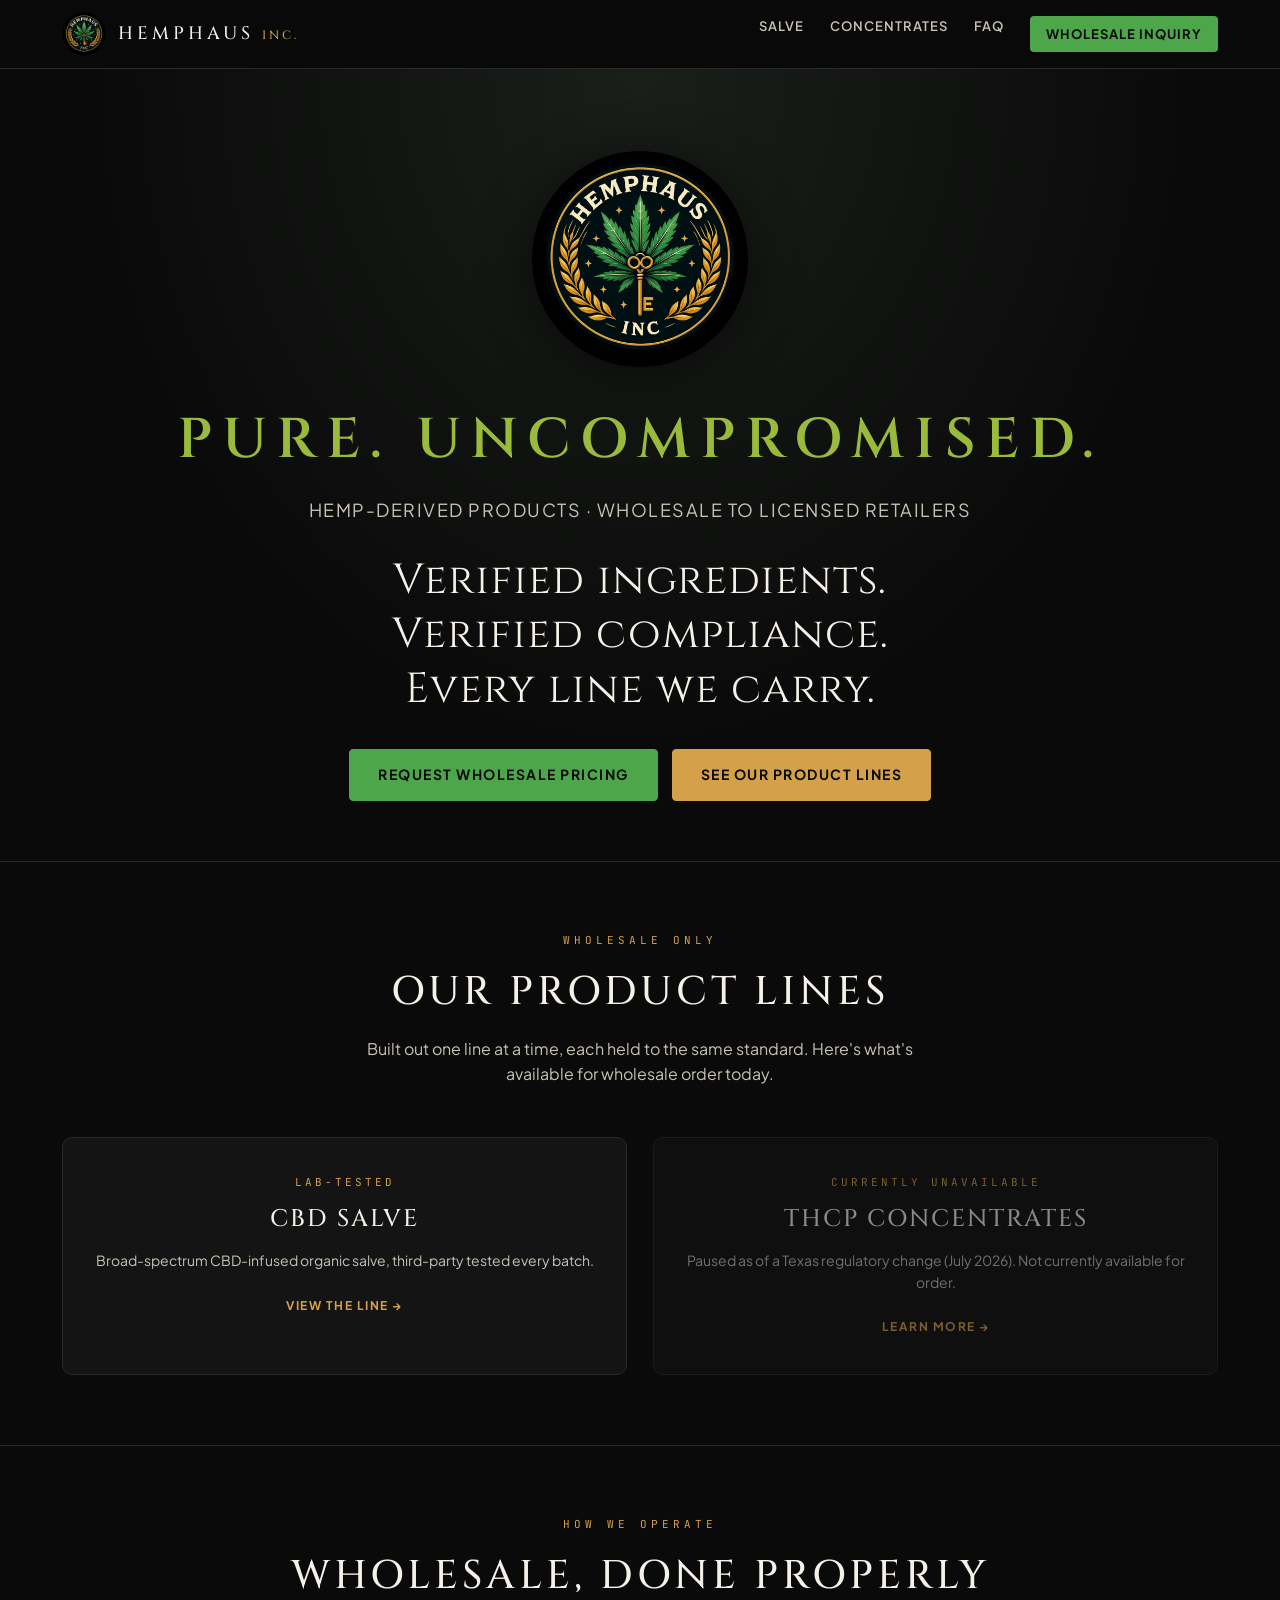
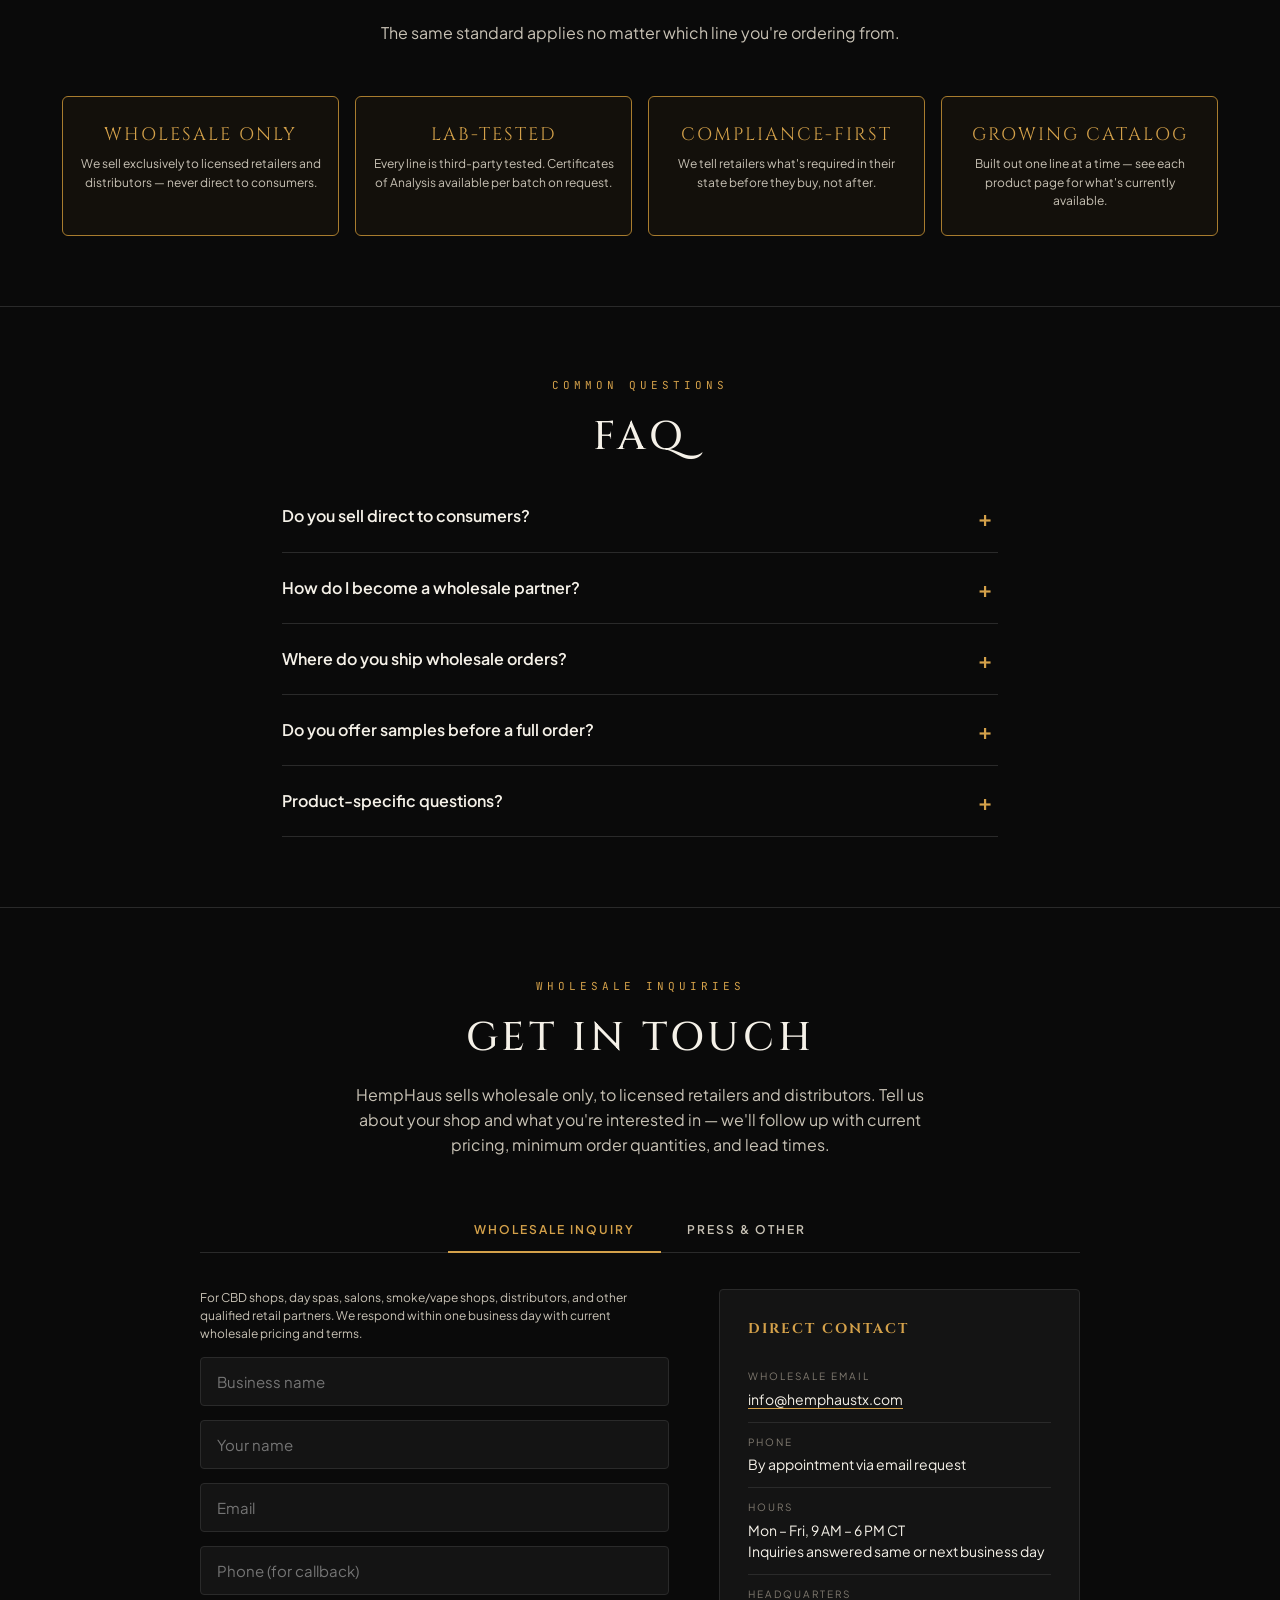
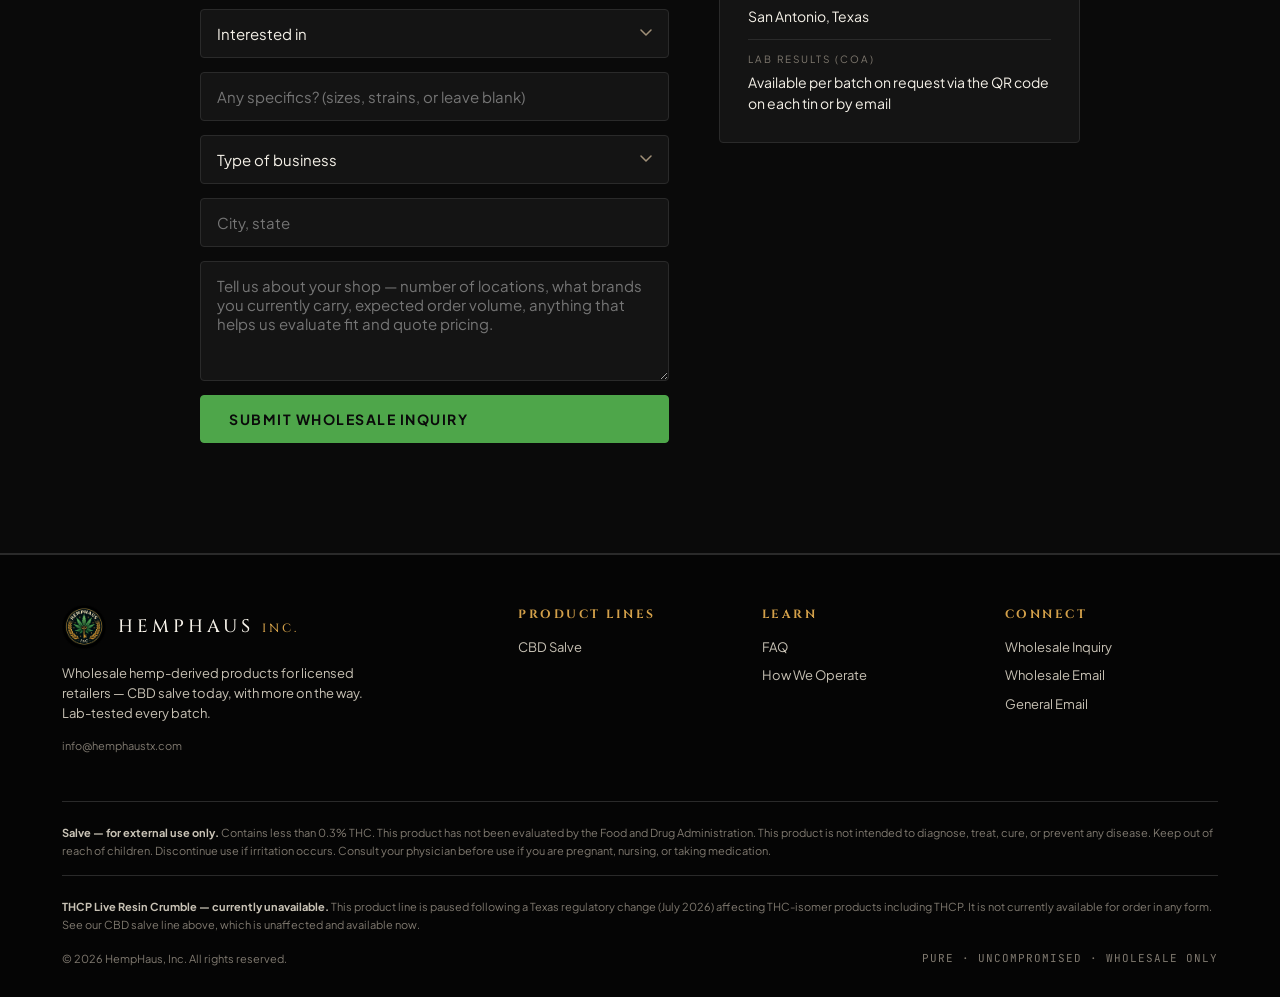
<file: index.html>
<!DOCTYPE html>
<html lang="en">
<head>
  <meta charset="UTF-8">
  <meta name="viewport" content="width=device-width, initial-scale=1, viewport-fit=cover">
  <meta name="theme-color" content="#0a0a0a">
  <title>HempHaus Inc. — Pure. Uncompromised. Wholesale Hemp-Derived Products.</title>
  <meta name="description" content="HempHaus Inc. supplies licensed retailers with hemp-derived products — broad-spectrum CBD salve, with more on the way. Organic ingredients, lab-tested every batch. Wholesale only.">
  <meta property="og:title" content="HempHaus Inc. — Pure. Uncompromised.">
  <meta property="og:description" content="Wholesale hemp-derived products for licensed retailers. CBD salve, lab-tested every batch.">
  <meta property="og:image" content="https://hemphaustx.com/images/og-logo.png">
  <meta property="og:image:width" content="1200">
  <meta property="og:image:height" content="630">
  <meta property="og:url" content="https://hemphaustx.com/">
  <meta name="twitter:card" content="summary_large_image">
  <meta name="twitter:image" content="https://hemphaustx.com/images/og-logo.png">
  <link rel="manifest" href="/manifest.json">
  <link rel="apple-touch-icon" href="/images/icon-180.png">
  <link rel="icon" type="image/png" sizes="192x192" href="/images/icon-192.png">
  <link rel="icon" type="image/png" sizes="512x512" href="/images/icon-512.png">
  <link rel="preconnect" href="https://fonts.googleapis.com">
  <link rel="preconnect" href="https://fonts.gstatic.com" crossorigin>
  <link href="https://fonts.googleapis.com/css2?family=Cinzel:wght@400;500;600;700&family=Plus+Jakarta+Sans:wght@400;500;600;700&family=JetBrains+Mono:wght@400;500&display=swap" rel="stylesheet">
  <link rel="stylesheet" href="/styles.css">
</head>
<body>

<!-- =========== Topbar =========== -->
<header class="topbar">
  <div class="wrap inner">
    <a href="/" class="brand">
      <img src="/images/logo.png" class="brand-mark" alt="HempHaus" width="44" height="44">
      <span class="brand-text">HEMPHAUS<span class="inc">INC.</span></span>
    </a>
    <nav>
      <a href="/salve/">Salve</a>
      <a href="/concentrates/">Concentrates</a>
      <a href="#faq">FAQ</a>
      <a href="#contact" class="nav-cta">Wholesale Inquiry</a>
    </nav>
  </div>
</header>

<!-- =========== Hero =========== -->
<a id="top"></a>
<section class="hero">
  <div class="wrap">
    <img src="/images/logo.png" class="hero-mark" alt="HempHaus Inc." width="220" height="220">
    <p class="arch">Pure. Uncompromised.</p>
    <p class="sub">Hemp-Derived Products · Wholesale to Licensed Retailers</p>
    <h1 class="lede">Verified ingredients.<br>Verified compliance.<br>Every line we carry.</h1>
    <div class="cta-row">
      <a href="#contact" class="btn primary">Request Wholesale Pricing</a>
      <a href="#lines" class="btn gold">See Our Product Lines</a>
    </div>
  </div>
</section>

<!-- =========== Product Line Router =========== -->
<a id="lines"></a>
<section id="line-router">
  <div class="wrap">
    <p class="section-label">Wholesale Only</p>
    <h2 class="section-title">Our Product Lines</h2>
    <p class="section-subtitle">Built out one line at a time, each held to the same standard. Here's what's available for wholesale order today.</p>

    <div class="router-grid">
      <a href="/salve/" class="router-card">
        <p class="rc-eyebrow">Lab-Tested</p>
        <h3>CBD Salve</h3>
        <p>Broad-spectrum CBD-infused organic salve, third-party tested every batch.</p>
        <span class="rc-cta">View the line →</span>
      </a>
      <a href="/concentrates/" class="router-card" style="opacity:0.55;">
        <p class="rc-eyebrow">Currently Unavailable</p>
        <h3>THCP Concentrates</h3>
        <p>Paused as of a Texas regulatory change (July 2026). Not currently available for order.</p>
        <span class="rc-cta">Learn more →</span>
      </a>
    </div>
  </div>
</section>

<!-- =========== Company-wide trust =========== -->
<section id="trust">
  <div class="wrap">
    <p class="section-label">How We Operate</p>
    <h2 class="section-title">Wholesale, Done Properly</h2>
    <p class="section-subtitle">The same standard applies no matter which line you're ordering from.</p>

    <div class="trust-row">
      <div class="trust">
        <div class="h">Wholesale Only</div>
        <div class="s">We sell exclusively to licensed retailers and distributors — never direct to consumers.</div>
      </div>
      <div class="trust">
        <div class="h">Lab-Tested</div>
        <div class="s">Every line is third-party tested. Certificates of Analysis available per batch on request.</div>
      </div>
      <div class="trust">
        <div class="h">Compliance-First</div>
        <div class="s">We tell retailers what's required in their state before they buy, not after.</div>
      </div>
      <div class="trust">
        <div class="h">Growing Catalog</div>
        <div class="s">Built out one line at a time — see each product page for what's currently available.</div>
      </div>
    </div>
  </div>
</section>

<!-- =========== FAQ (general) =========== -->
<section id="faq">
  <div class="wrap narrow faq">
    <p class="section-label">Common Questions</p>
    <h2 class="section-title">FAQ</h2>

    <details>
      <summary>Do you sell direct to consumers?</summary>
      <div class="answer">No — HempHaus is a wholesale supplier. We sell to licensed retailers, distributors, and qualified business buyers only. If you're an individual looking to buy, ask your local retailer to carry HempHaus, or contact us and we can point you to a stockist near you.</div>
    </details>

    <details>
      <summary>How do I become a wholesale partner?</summary>
      <div class="answer">Fill out the wholesale form below with your business info and what you're interested in carrying. We typically respond within one business day with current pricing, minimum order quantities, and lead times.</div>
    </details>

    <details>
      <summary>Where do you ship wholesale orders?</summary>
      <div class="answer">Nationwide, to retailers and distributors in all 50 states, subject to each state's rules on hemp-derived cannabinoid products — tell us your state and we'll confirm what we can ship there.</div>
    </details>

    <details>
      <summary>Do you offer samples before a full order?</summary>
      <div class="answer">Yes — free to qualified buyers. Mention it in your wholesale inquiry below and we'll get samples out to you.</div>
    </details>

    <details>
      <summary>Product-specific questions?</summary>
      <div class="answer">Ingredient lists, usage details, and compliance notes live on the product's own page — see <a href="/salve/" style="color:var(--gold);">CBD Salve</a>.</div>
    </details>
  </div>
</section>

<!-- =========== Contact / Wholesale =========== -->
<section id="contact">
  <div class="wrap">
    <p class="section-label">Wholesale Inquiries</p>
    <h2 class="section-title">Get In Touch</h2>
    <p class="section-subtitle">HempHaus sells wholesale only, to licensed retailers and distributors. Tell us about your shop and what you're interested in — we'll follow up with current pricing, minimum order quantities, and lead times.</p>

    <div class="contact-wrap">
      <div class="contact-tabs">
        <button type="button" class="contact-tab active" data-pane="wholesale" onclick="switchContactTab('wholesale')">Wholesale Inquiry</button>
        <button type="button" class="contact-tab" data-pane="press" onclick="switchContactTab('press')">Press &amp; Other</button>
      </div>

      <div class="contact-grid">
        <div>
          <!-- WHOLESALE PANE -->
          <div class="form-pane active" id="pane-wholesale">
            <p class="form-help">For CBD shops, day spas, salons, smoke/vape shops, distributors, and other qualified retail partners. We respond within one business day with current wholesale pricing and terms.</p>
            <form class="contact-form" onsubmit="return handleFormSubmit(event, this, 'wholesale')">
              <input type="text" name="_hp" class="hp-field" tabindex="-1" autocomplete="off" aria-hidden="true">
              <input type="text" name="business_name" placeholder="Business name" required>
              <input type="text" name="contact_name" placeholder="Your name" required>
              <input type="email" name="email" placeholder="Email" required>
              <input type="tel" name="phone" placeholder="Phone (for callback)" required>
              <select name="product_line" id="wholesale-product-line" required>
                <option value="">Interested in</option>
                <option>CBD Salve</option>
                <option>Not sure yet — send me the full catalog</option>
              </select>
              <input type="text" name="product_interest" id="wholesale-product-interest" placeholder="Any specifics? (sizes, strains, or leave blank)">
              <select name="business_type" required>
                <option value="">Type of business</option>
                <option>CBD specialty retail</option>
                <option>Smoke / vape shop</option>
                <option>Day spa</option>
                <option>Med spa</option>
                <option>Massage therapy practice</option>
                <option>Yoga / Pilates / fitness studio</option>
                <option>Salon / barbershop</option>
                <option>Tattoo studio</option>
                <option>Chiropractic / sports medicine</option>
                <option>Apothecary / boutique</option>
                <option>Natural grocery / co-op</option>
                <option>Distributor / B2B</option>
                <option>Other</option>
              </select>
              <input type="text" name="city_state" placeholder="City, state" required>
              <textarea name="message" placeholder="Tell us about your shop — number of locations, what brands you currently carry, expected order volume, anything that helps us evaluate fit and quote pricing." required></textarea>
              <button type="submit" class="btn primary">Submit Wholesale Inquiry</button>
              <p class="form-status" id="status-wholesale"></p>
            </form>
          </div>

          <!-- PRESS / OTHER PANE -->
          <div class="form-pane" id="pane-press">
            <p class="form-help">For press, collaborations, partnerships, lab inquiries, supplier outreach, and anything that doesn't fit the other two paths.</p>
            <form class="contact-form" onsubmit="return handleFormSubmit(event, this, 'press')">
              <input type="text" name="_hp" class="hp-field" tabindex="-1" autocomplete="off" aria-hidden="true">
              <input type="text" name="name" placeholder="Your name" required>
              <input type="text" name="organization" placeholder="Organization / publication">
              <input type="email" name="email" placeholder="Email" required>
              <textarea name="message" placeholder="What's the nature of your inquiry?" required></textarea>
              <button type="submit" class="btn primary">Send</button>
              <p class="form-status" id="status-press"></p>
            </form>
          </div>
        </div>

        <!-- CONTACT INFO SIDEBAR -->
        <aside class="contact-info">
          <h3>Direct contact</h3>
          <div class="info-row">
            <div class="info-label">Wholesale email</div>
            <div class="info-value">
              <a href="mailto:info@hemphaustx.com?subject=Wholesale%20inquiry">info@hemphaustx.com</a>
            </div>
          </div>
          <div class="info-row">
            <div class="info-label">Phone</div>
            <div class="info-value">
              By appointment via email request
            </div>
          </div>
          <div class="info-row">
            <div class="info-label">Hours</div>
            <div class="info-value">
              Mon – Fri, 9 AM – 6 PM CT<br>
              Inquiries answered same or next business day
            </div>
          </div>
          <div class="info-row">
            <div class="info-label">Headquarters</div>
            <div class="info-value">
              San Antonio, Texas
            </div>
          </div>
          <div class="info-row">
            <div class="info-label">Lab Results (COA)</div>
            <div class="info-value">
              Available per batch on request via the QR code on each tin or by email
            </div>
          </div>
        </aside>
      </div>
    </div>
  </div>
</section>

<!-- =========== Footer =========== -->
<footer>
  <div class="wrap">
    <div class="row">
      <div>
        <a href="/" class="brand" style="margin-bottom: 14px;">
          <img src="/images/logo.png" class="brand-mark" alt="HempHaus" width="44" height="44">
          <span class="brand-text">HEMPHAUS<span class="inc">INC.</span></span>
        </a>
        <p style="font-size: 13px; color: var(--cream-dim); margin: 0 0 14px; max-width: 320px;">Wholesale hemp-derived products for licensed retailers — CBD salve today, with more on the way. Lab-tested every batch.</p>
        <p style="font-size: 11px; color: var(--muted);">info@hemphaustx.com</p>
      </div>
      <div>
        <h4>Product Lines</h4>
        <ul>
          <li><a href="/salve/">CBD Salve</a></li>
        </ul>
      </div>
      <div>
        <h4>Learn</h4>
        <ul>
          <li><a href="#faq">FAQ</a></li>
          <li><a href="#trust">How We Operate</a></li>
        </ul>
      </div>
      <div>
        <h4>Connect</h4>
        <ul>
          <li><a href="#contact">Wholesale Inquiry</a></li>
          <li><a href="mailto:info@hemphaustx.com?subject=Wholesale%20inquiry">Wholesale Email</a></li>
          <li><a href="mailto:info@hemphaustx.com">General Email</a></li>
        </ul>
      </div>
    </div>

    <div class="disclaimer">
      <strong style="color: var(--cream-dim);">Salve — for external use only.</strong> Contains less than 0.3% THC. This product has not been evaluated by the Food and Drug Administration. This product is not intended to diagnose, treat, cure, or prevent any disease. Keep out of reach of children. Discontinue use if irritation occurs. Consult your physician before use if you are pregnant, nursing, or taking medication.
    </div>

    <div class="disclaimer">
      <strong style="color: var(--cream-dim);">THCP Live Resin Crumble — currently unavailable.</strong> This product line is paused following a Texas regulatory change (July 2026) affecting THC-isomer products including THCP. It is not currently available for order in any form. See our CBD salve line above, which is unaffected and available now.
    </div>

    <div class="bottom">
      <div>© 2026 HempHaus, Inc. All rights reserved.</div>
      <div class="mono">PURE · UNCOMPROMISED · WHOLESALE ONLY</div>
    </div>
  </div>
</footer>

<script>
  function presetWholesaleInterest(line, detail) {
    switchContactTab('wholesale');
    const tabBtn = document.querySelector('.contact-tab[data-pane="wholesale"]');
    if (tabBtn) tabBtn.classList.add('active');
    const productLine = document.getElementById('wholesale-product-line');
    const detailField = document.getElementById('wholesale-product-interest');
    if (productLine && line) productLine.value = line;
    if (detailField && detail) detailField.value = detail;
  }

  // Pick up ?product=&detail= from cross-page CTA links (e.g. /salve/, /concentrates/)
  // and preset the wholesale form automatically on load.
  (function presetFromQueryString() {
    const params = new URLSearchParams(window.location.search);
    const product = params.get('product');
    const detail = params.get('detail');
    if (product) {
      presetWholesaleInterest(product, detail || '');
    }
  })();

  function switchContactTab(pane) {
    document.querySelectorAll('.contact-tab').forEach(t => {
      t.classList.toggle('active', t.dataset.pane === pane);
    });
    document.querySelectorAll('.form-pane').forEach(p => {
      p.classList.toggle('active', p.id === 'pane-' + pane);
    });
  }

  function handleFormSubmit(event, form, paneName) {
    event.preventDefault();
    const status = document.getElementById('status-' + paneName);
    status.textContent = 'Sending...';
    status.style.color = 'var(--cream-dim)';

    const data = new FormData(form);
    const name = data.get('contact_name') || data.get('name') || '';
    const email = data.get('email') || '';
    const business = data.get('business_name') || data.get('organization') || '';
    const extraParts = [];
    ['phone', 'product_line', 'product_interest', 'business_type', 'city_state'].forEach((key) => {
      const v = data.get(key);
      if (v) extraParts.push(key.replace(/_/g, ' ') + ': ' + v);
    });
    const message = (extraParts.length ? extraParts.join('\n') + '\n\n' : '') + (data.get('message') || '');

    fetch('https://hire-signal.techhausinc1.workers.dev/public/contact', {
      method: 'POST',
      headers: { 'Content-Type': 'application/json' },
      body: JSON.stringify({ source: 'hemphaus', formType: paneName, name, email, business, message, _hp: data.get('_hp') || '' })
    })
      .then(response => response.json().then(body => ({ ok: response.ok, body })))
      .then(({ ok, body }) => {
        if (ok && body.ok) {
          status.textContent = 'Thank you. We will get back to you within one business day.';
          status.style.color = 'var(--green-bright)';
          form.reset();
        } else {
          status.textContent = (body && body.error) || 'Something went wrong. Please email info@hemphaustx.com directly.';
          status.style.color = 'var(--gold)';
        }
      })
      .catch(() => {
        status.textContent = 'Connection error. Please email info@hemphaustx.com directly.';
        status.style.color = 'var(--gold)';
      });

    return false;
  }

  // Smooth scroll on in-page anchor click
  document.querySelectorAll('a[href^="#"]').forEach(a => {
    a.addEventListener('click', (e) => {
      const id = a.getAttribute('href').slice(1);
      const el = document.getElementById(id);
      if (el) { e.preventDefault(); el.scrollIntoView({ behavior: 'smooth', block: 'start' }); }
    });
  });
</script>

</body>
</html>
</file>
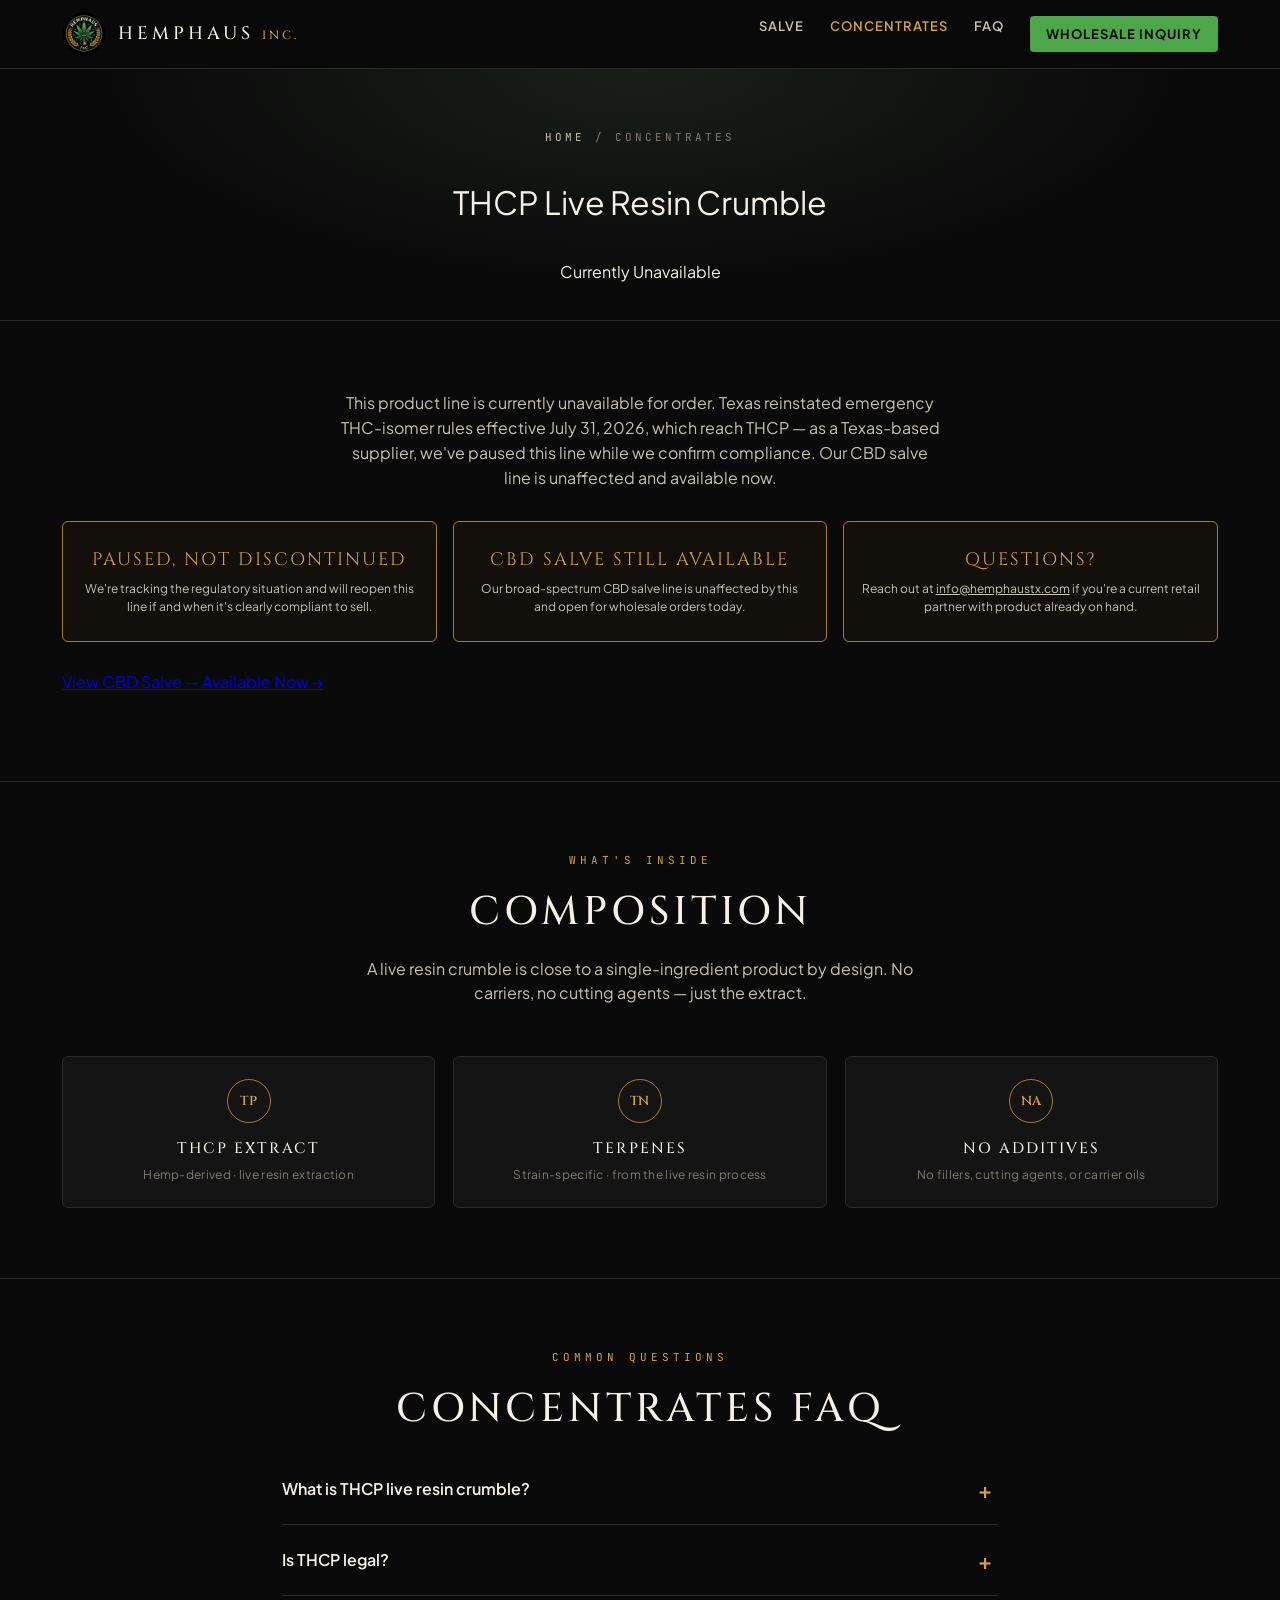
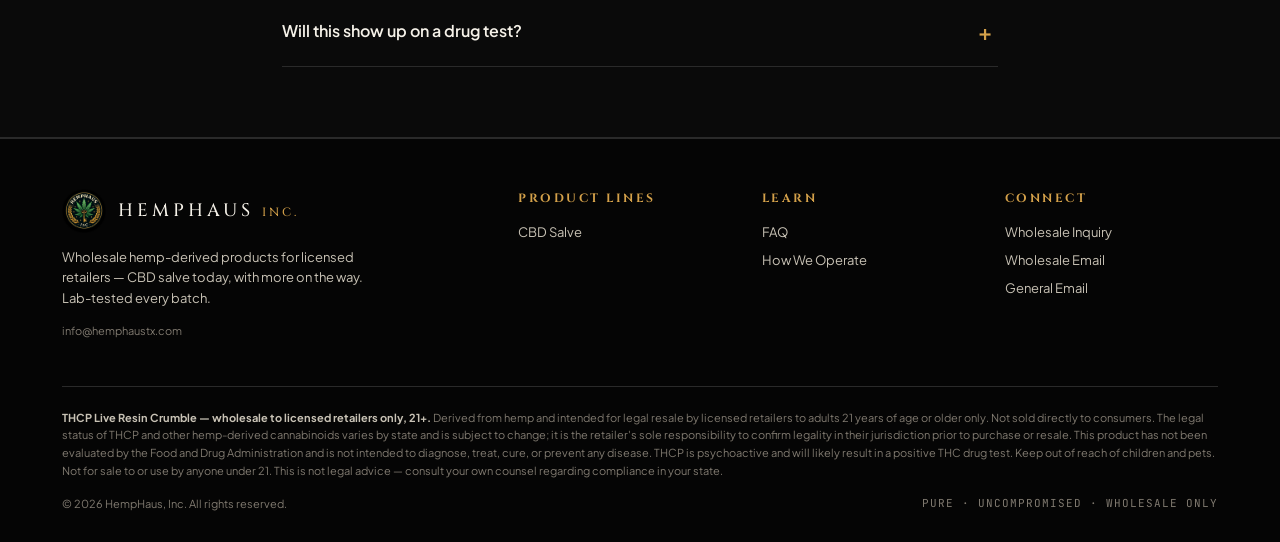
<file: concentrates/index.html>
<!DOCTYPE html>
<html lang="en">
<head>
  <meta charset="UTF-8">
  <meta name="viewport" content="width=device-width, initial-scale=1, viewport-fit=cover">
  <meta name="theme-color" content="#0a0a0a">
  <title>THCP Live Resin Crumble — Currently Unavailable | HempHaus Inc.</title>
  <meta name="description" content="THCP live resin crumble is currently unavailable following a Texas regulatory change (July 2026). See our CBD salve line, available now.">
  <meta property="og:title" content="THCP Live Resin Crumble — Currently Unavailable | HempHaus Inc.">
  <meta property="og:description" content="Currently unavailable following a Texas regulatory change. See our CBD salve line, available now.">
  <meta property="og:image" content="https://hemphaustx.com/images/og-logo.png">
  <meta property="og:image:width" content="1200">
  <meta property="og:image:height" content="630">
  <meta property="og:url" content="https://hemphaustx.com/concentrates/">
  <meta name="twitter:card" content="summary_large_image">
  <meta name="twitter:image" content="https://hemphaustx.com/images/og-logo.png">
  <link rel="manifest" href="/manifest.json">
  <link rel="apple-touch-icon" href="/images/icon-180.png">
  <link rel="icon" type="image/png" sizes="192x192" href="/images/icon-192.png">
  <link rel="icon" type="image/png" sizes="512x512" href="/images/icon-512.png">
  <link rel="preconnect" href="https://fonts.googleapis.com">
  <link rel="preconnect" href="https://fonts.gstatic.com" crossorigin>
  <link href="https://fonts.googleapis.com/css2?family=Cinzel:wght@400;500;600;700&family=Plus+Jakarta+Sans:wght@400;500;600;700&family=JetBrains+Mono:wght@400;500&display=swap" rel="stylesheet">
  <link rel="stylesheet" href="/styles.css">
</head>
<body>

<!-- =========== Topbar =========== -->
<header class="topbar">
  <div class="wrap inner">
    <a href="/" class="brand">
      <img src="/images/logo.png" class="brand-mark" alt="HempHaus" width="44" height="44">
      <span class="brand-text">HEMPHAUS<span class="inc">INC.</span></span>
    </a>
    <nav>
      <a href="/salve/">Salve</a>
      <a href="/concentrates/" class="current">Concentrates</a>
      <a href="/#faq">FAQ</a>
      <a href="/#contact" class="nav-cta">Wholesale Inquiry</a>
    </nav>
  </div>
</header>

<!-- =========== Page header =========== -->
<section class="page-header">
  <div class="wrap">
    <p class="crumb"><a href="/">Home</a> / Concentrates</p>
    <p class="arch" style="font-size: clamp(20px, 4vw, 32px);">THCP Live Resin Crumble</p>
    <p class="sub">Currently Unavailable</p>
  </div>
</section>

<!-- =========== Unavailable notice =========== -->
<section id="compliance">
  <div class="wrap">
    <p class="section-subtitle" style="margin-bottom: 30px;">This product line is currently unavailable for order. Texas reinstated emergency THC-isomer rules effective July 31, 2026, which reach THCP — as a Texas-based supplier, we've paused this line while we confirm compliance. Our CBD salve line is unaffected and available now.</p>

    <div class="trust-row">
      <div class="trust">
        <div class="h">Paused, Not Discontinued</div>
        <div class="s">We're tracking the regulatory situation and will reopen this line if and when it's clearly compliant to sell.</div>
      </div>
      <div class="trust">
        <div class="h">CBD Salve Still Available</div>
        <div class="s">Our broad-spectrum CBD salve line is unaffected by this and open for wholesale orders today.</div>
      </div>
      <div class="trust">
        <div class="h">Questions?</div>
        <div class="s">Reach out at <a href="mailto:info@hemphaustx.com" style="color:inherit;text-decoration:underline;">info@hemphaustx.com</a> if you're a current retail partner with product already on hand.</div>
      </div>
    </div>

    <p style="margin-top:28px;"><a href="/salve/" class="product-cta" style="display:inline-block;">View CBD Salve — Available Now →</a></p>
  </div>
</section>

<!-- =========== Composition =========== -->
<section id="composition">
  <div class="wrap">
    <p class="section-label">What's Inside</p>
    <h2 class="section-title">Composition</h2>
    <p class="section-subtitle">A live resin crumble is close to a single-ingredient product by design. No carriers, no cutting agents — just the extract.</p>

    <div class="ingredients-grid">
      <div class="ingredient">
        <div class="ic">TP</div>
        <div class="nm">THCP Extract</div>
        <div class="desc">Hemp-derived · live resin extraction</div>
      </div>
      <div class="ingredient">
        <div class="ic">TN</div>
        <div class="nm">Terpenes</div>
        <div class="desc">Strain-specific · from the live resin process</div>
      </div>
      <div class="ingredient">
        <div class="ic">NA</div>
        <div class="nm">No Additives</div>
        <div class="desc">No fillers, cutting agents, or carrier oils</div>
      </div>
    </div>
  </div>
</section>

<!-- =========== FAQ =========== -->
<section id="faq">
  <div class="wrap narrow faq">
    <p class="section-label">Common Questions</p>
    <h2 class="section-title">Concentrates FAQ</h2>

    <details>
      <summary>What is THCP live resin crumble?</summary>
      <div class="answer">THCP is a hemp-derived cannabinoid. "Live resin" refers to the extraction method, which preserves more of the plant's original terpene profile than standard extraction. "Crumble" describes the texture/consistency of the final product, not an additive or flavoring.</div>
    </details>

    <details>
      <summary>Is THCP legal?</summary>
      <div class="answer">THCP's legal status varies by state and is changing rapidly — it is not covered by the same clear federal exemption as broad-spectrum CBD. Texas, where HempHaus is based, reinstated emergency rules effective July 31, 2026 that reach THCP, which is why this line is currently paused. This isn't legal advice — check with your own counsel on your state's current rules.</div>
    </details>

    <details>
      <summary>Will this show up on a drug test?</summary>
      <div class="answer">Yes, very likely. THCP is psychoactive and structurally similar to THC. Retailers should make sure their customers understand this before purchase — this is not a product like broad-spectrum CBD that stays under drug-test thresholds.</div>
    </details>
  </div>
</section>

<!-- =========== Footer =========== -->
<footer>
  <div class="wrap">
    <div class="row">
      <div>
        <a href="/" class="brand" style="margin-bottom: 14px;">
          <img src="/images/logo.png" class="brand-mark" alt="HempHaus" width="44" height="44">
          <span class="brand-text">HEMPHAUS<span class="inc">INC.</span></span>
        </a>
        <p style="font-size: 13px; color: var(--cream-dim); margin: 0 0 14px; max-width: 320px;">Wholesale hemp-derived products for licensed retailers — CBD salve today, with more on the way. Lab-tested every batch.</p>
        <p style="font-size: 11px; color: var(--muted);">info@hemphaustx.com</p>
      </div>
      <div>
        <h4>Product Lines</h4>
        <ul>
          <li><a href="/salve/">CBD Salve</a></li>
        </ul>
      </div>
      <div>
        <h4>Learn</h4>
        <ul>
          <li><a href="/#faq">FAQ</a></li>
          <li><a href="/#trust">How We Operate</a></li>
        </ul>
      </div>
      <div>
        <h4>Connect</h4>
        <ul>
          <li><a href="/#contact">Wholesale Inquiry</a></li>
          <li><a href="mailto:info@hemphaustx.com?subject=Wholesale%20inquiry">Wholesale Email</a></li>
          <li><a href="mailto:info@hemphaustx.com">General Email</a></li>
        </ul>
      </div>
    </div>

    <div class="disclaimer">
      <strong style="color: var(--cream-dim);">THCP Live Resin Crumble — wholesale to licensed retailers only, 21+.</strong> Derived from hemp and intended for legal resale by licensed retailers to adults 21 years of age or older only. Not sold directly to consumers. The legal status of THCP and other hemp-derived cannabinoids varies by state and is subject to change; it is the retailer's sole responsibility to confirm legality in their jurisdiction prior to purchase or resale. This product has not been evaluated by the Food and Drug Administration and is not intended to diagnose, treat, cure, or prevent any disease. THCP is psychoactive and will likely result in a positive THC drug test. Keep out of reach of children and pets. Not for sale to or use by anyone under 21. This is not legal advice — consult your own counsel regarding compliance in your state.
    </div>

    <div class="bottom">
      <div>© 2026 HempHaus, Inc. All rights reserved.</div>
      <div class="mono">PURE · UNCOMPROMISED · WHOLESALE ONLY</div>
    </div>
  </div>
</footer>

<script>
  document.querySelectorAll('a[href^="#"]').forEach(a => {
    a.addEventListener('click', (e) => {
      const id = a.getAttribute('href').slice(1);
      const el = document.getElementById(id);
      if (el) { e.preventDefault(); el.scrollIntoView({ behavior: 'smooth', block: 'start' }); }
    });
  });
</script>

</body>
</html>
</file>
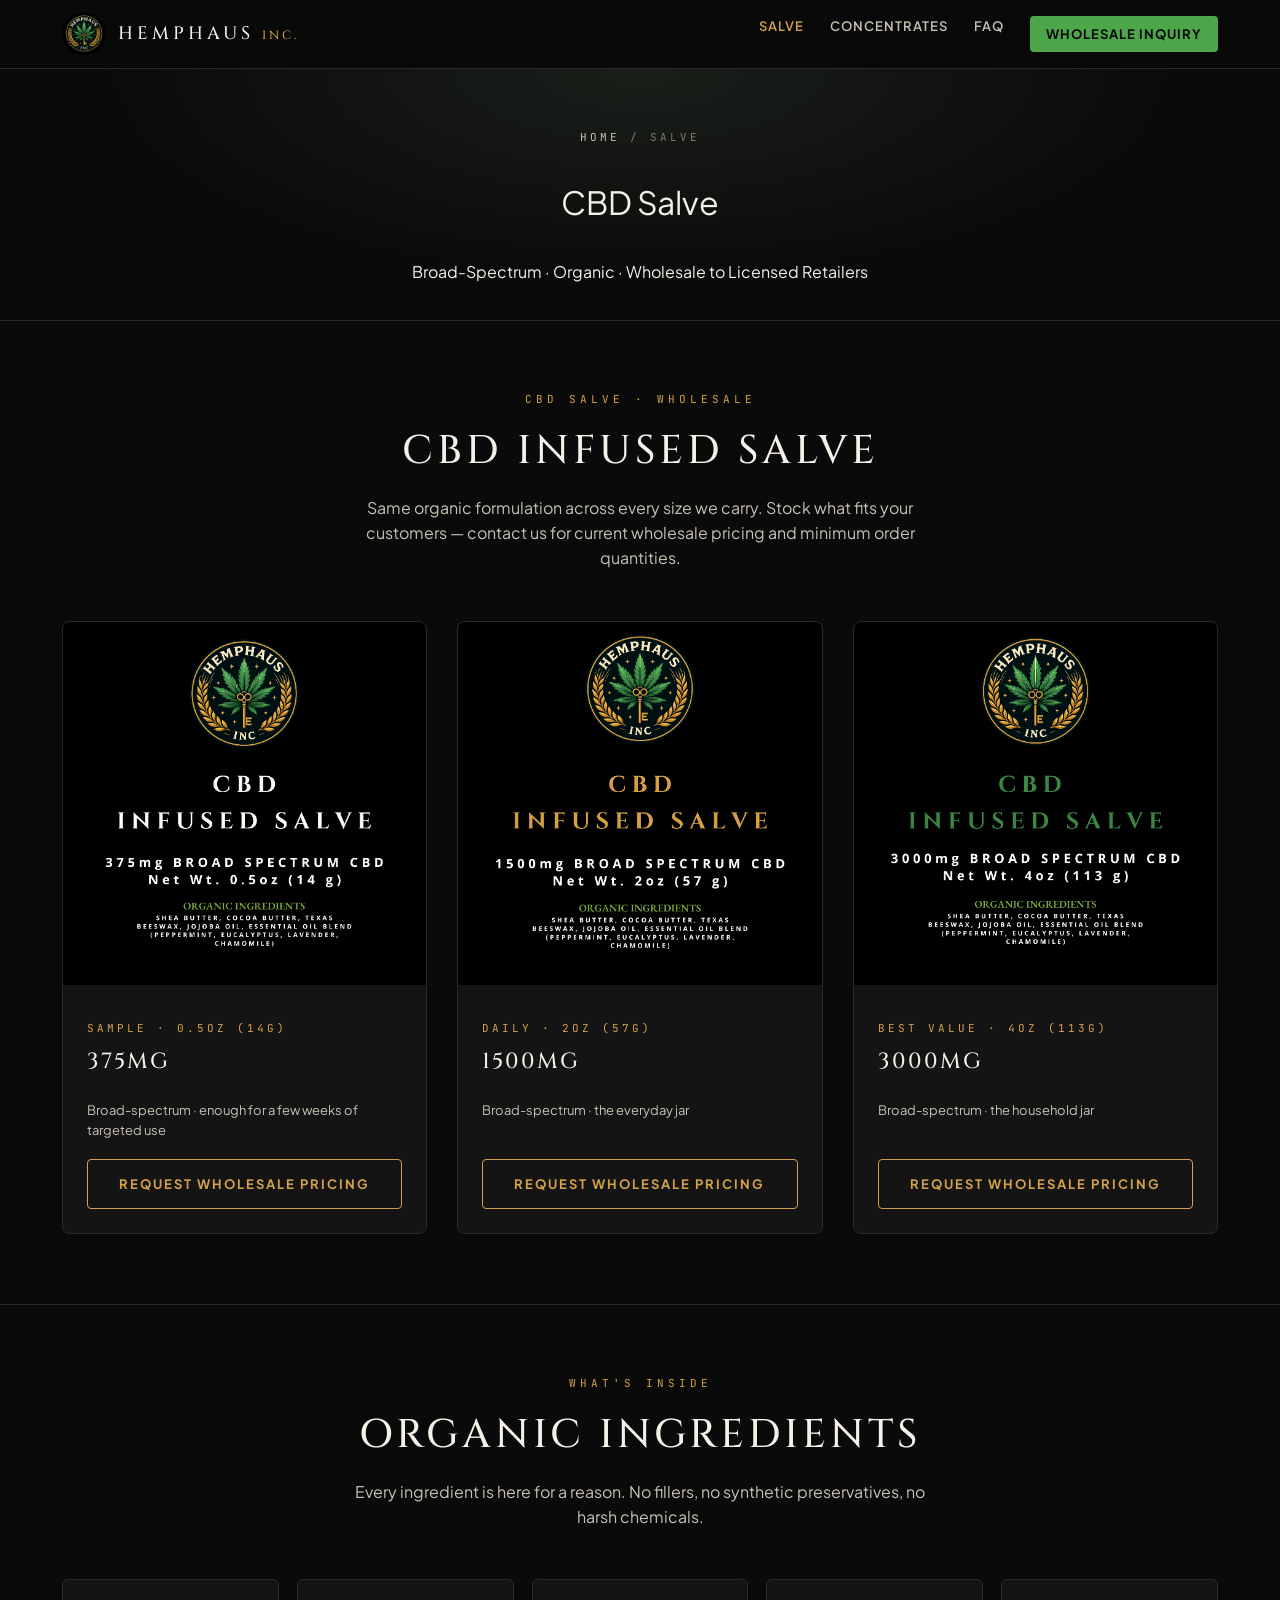
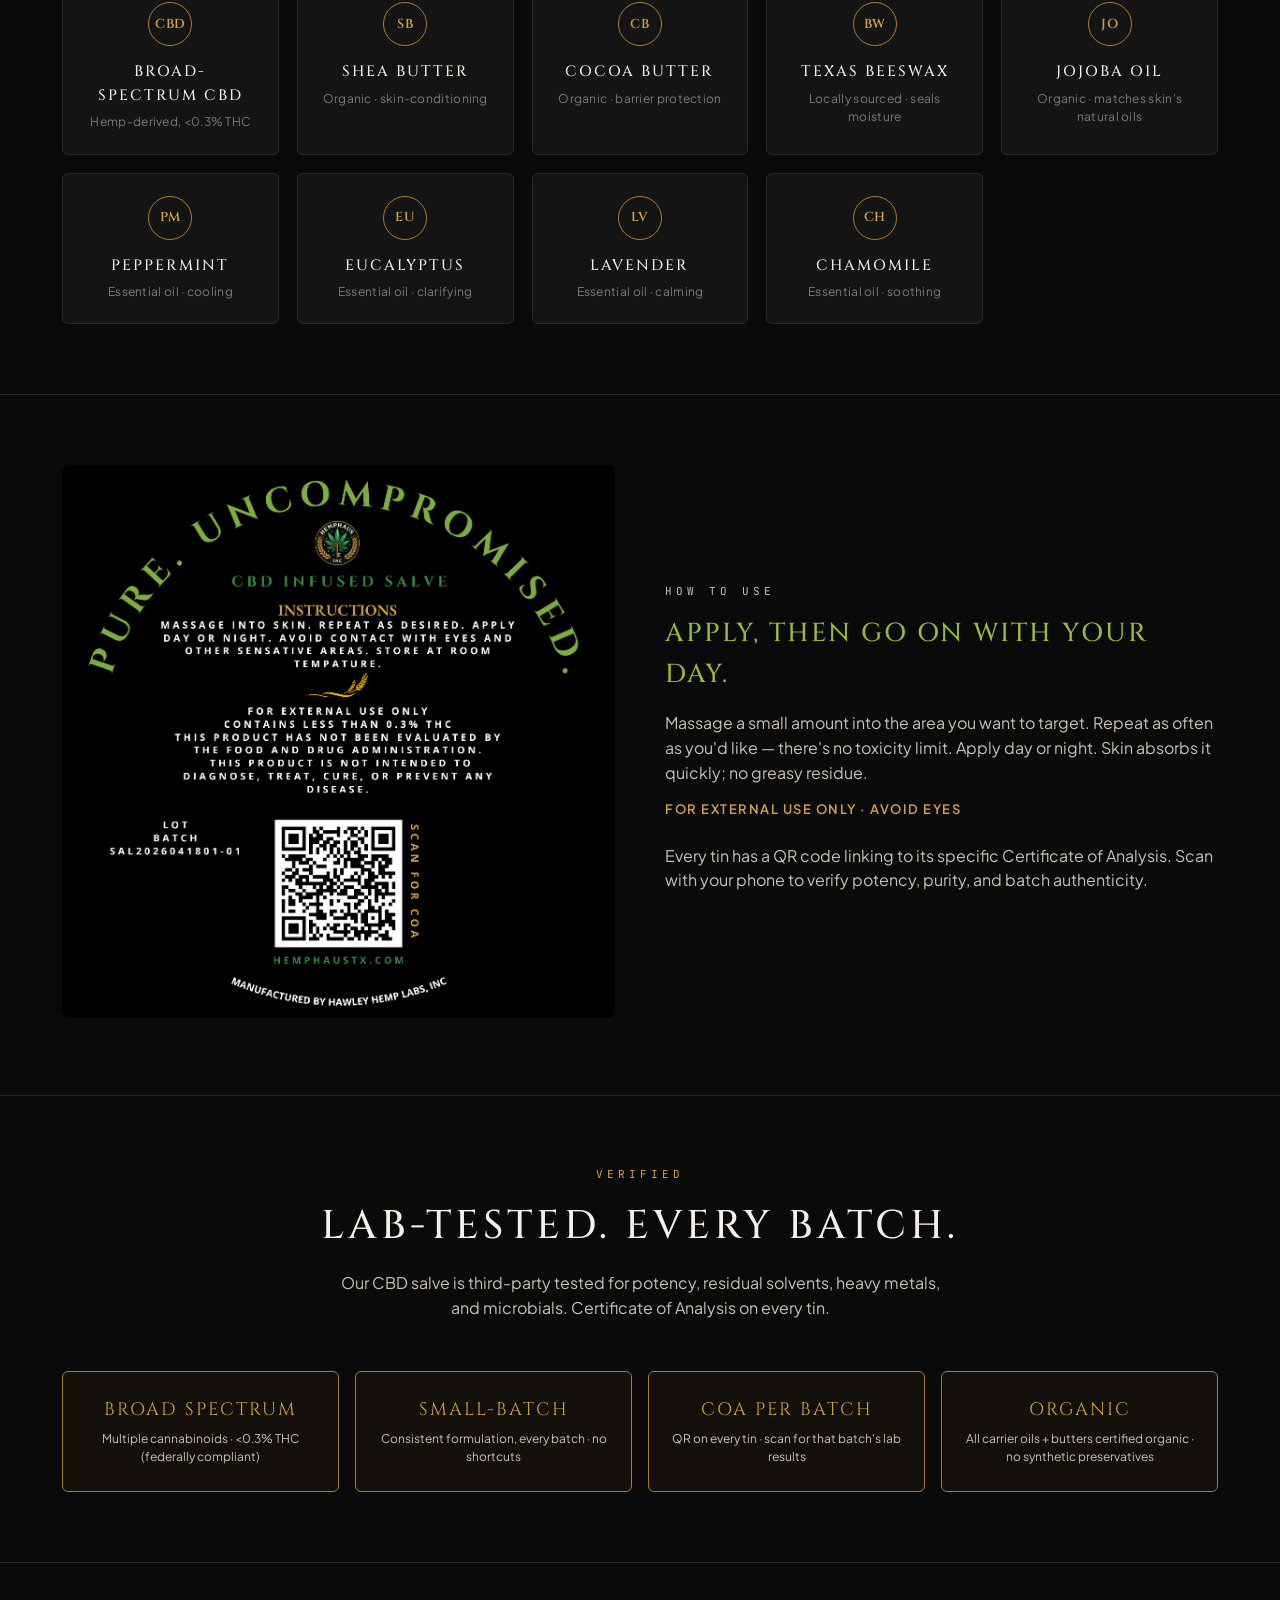
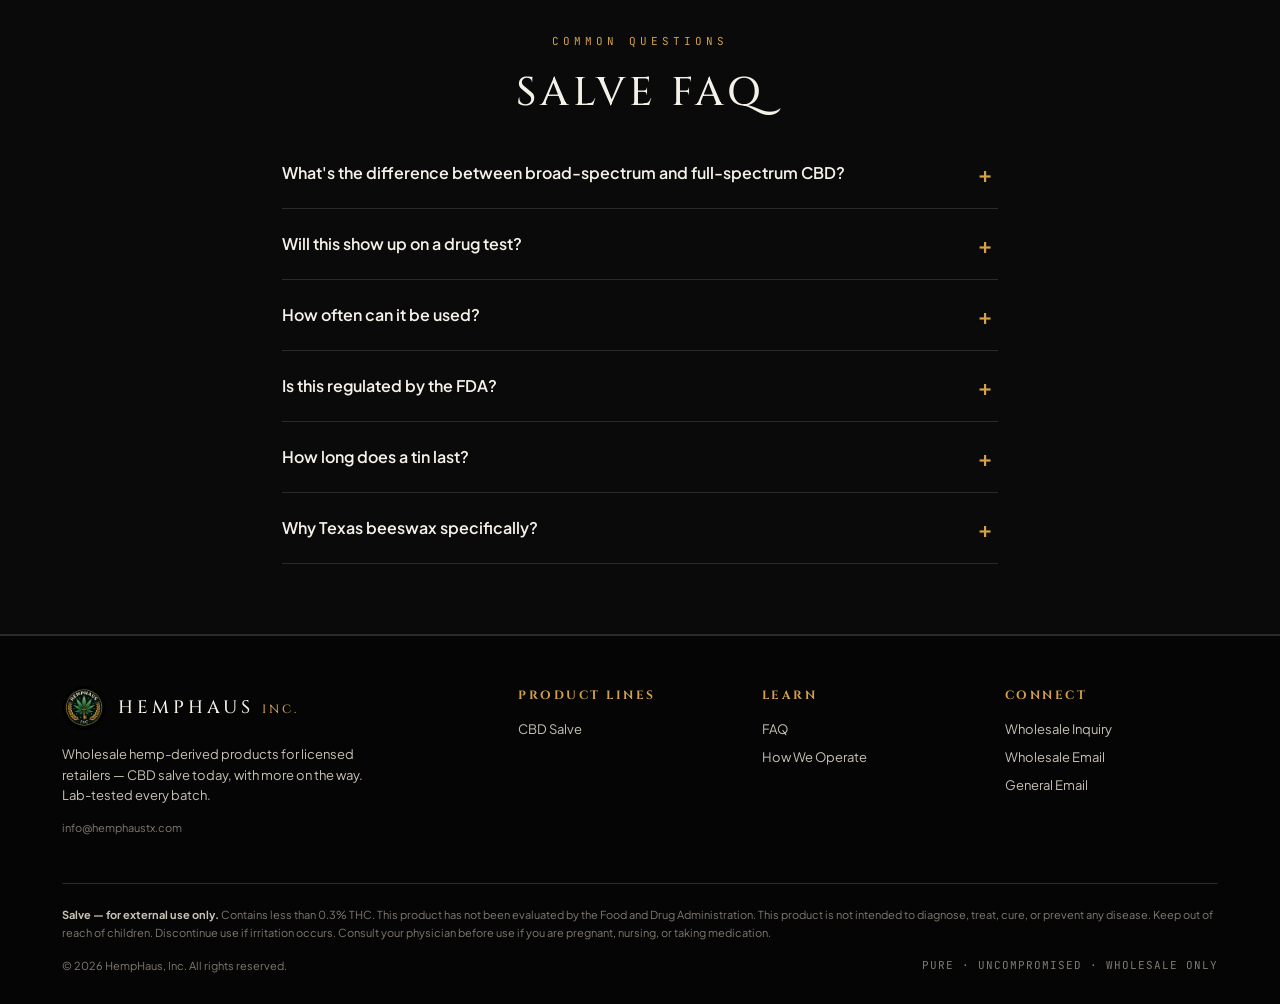
<file: salve/index.html>
<!DOCTYPE html>
<html lang="en">
<head>
  <meta charset="UTF-8">
  <meta name="viewport" content="width=device-width, initial-scale=1, viewport-fit=cover">
  <meta name="theme-color" content="#0a0a0a">
  <title>CBD Salve — Wholesale | HempHaus Inc.</title>
  <meta name="description" content="Broad-spectrum CBD-infused organic salve, wholesale to licensed retailers. Shea butter, cocoa butter, Texas beeswax, jojoba oil, essential oil blend. Third-party lab tested every batch.">
  <meta property="og:title" content="CBD Salve — Wholesale | HempHaus Inc.">
  <meta property="og:description" content="Broad-spectrum CBD-infused organic salve, wholesale to licensed retailers. Lab-tested every batch.">
  <meta property="og:image" content="https://hemphaustx.com/images/og-logo.png">
  <meta property="og:image:width" content="1200">
  <meta property="og:image:height" content="630">
  <meta property="og:url" content="https://hemphaustx.com/salve/">
  <meta name="twitter:card" content="summary_large_image">
  <meta name="twitter:image" content="https://hemphaustx.com/images/og-logo.png">
  <link rel="manifest" href="/manifest.json">
  <link rel="apple-touch-icon" href="/images/icon-180.png">
  <link rel="icon" type="image/png" sizes="192x192" href="/images/icon-192.png">
  <link rel="icon" type="image/png" sizes="512x512" href="/images/icon-512.png">
  <link rel="preconnect" href="https://fonts.googleapis.com">
  <link rel="preconnect" href="https://fonts.gstatic.com" crossorigin>
  <link href="https://fonts.googleapis.com/css2?family=Cinzel:wght@400;500;600;700&family=Plus+Jakarta+Sans:wght@400;500;600;700&family=JetBrains+Mono:wght@400;500&display=swap" rel="stylesheet">
  <link rel="stylesheet" href="/styles.css">
</head>
<body>

<!-- =========== Topbar =========== -->
<header class="topbar">
  <div class="wrap inner">
    <a href="/" class="brand">
      <img src="/images/logo.png" class="brand-mark" alt="HempHaus" width="44" height="44">
      <span class="brand-text">HEMPHAUS<span class="inc">INC.</span></span>
    </a>
    <nav>
      <a href="/salve/" class="current">Salve</a>
      <a href="/concentrates/">Concentrates</a>
      <a href="/#faq">FAQ</a>
      <a href="/#contact" class="nav-cta">Wholesale Inquiry</a>
    </nav>
  </div>
</header>

<!-- =========== Page header =========== -->
<section class="page-header">
  <div class="wrap">
    <p class="crumb"><a href="/">Home</a> / Salve</p>
    <p class="arch" style="font-size: clamp(20px, 4vw, 32px);">CBD Salve</p>
    <p class="sub">Broad-Spectrum · Organic · Wholesale to Licensed Retailers</p>
  </div>
</section>

<!-- =========== Products =========== -->
<section id="products">
  <div class="wrap">
    <p class="section-label">CBD Salve · Wholesale</p>
    <h2 class="section-title">CBD Infused Salve</h2>
    <p class="section-subtitle">Same organic formulation across every size we carry. Stock what fits your customers — contact us for current wholesale pricing and minimum order quantities.</p>

    <div class="products">

      <div class="product">
        <div class="photo">
          <img src="/images/label-375mg-front.png" alt="HempHaus 375mg CBD Infused Salve">
        </div>
        <div class="info">
          <p class="strength">Sample · 0.5oz (14g)</p>
          <h3>375mg</h3>
          <p class="size">Broad-spectrum · enough for a few weeks of targeted use</p>
          <a href="/?product=CBD+Salve&detail=375mg#contact" class="product-cta">Request Wholesale Pricing</a>
        </div>
      </div>

      <div class="product">
        <div class="photo">
          <img src="/images/label-1500mg-front.png" alt="HempHaus 1500mg CBD Infused Salve">
        </div>
        <div class="info">
          <p class="strength">Daily · 2oz (57g)</p>
          <h3>1500mg</h3>
          <p class="size">Broad-spectrum · the everyday jar</p>
          <a href="/?product=CBD+Salve&detail=1500mg#contact" class="product-cta">Request Wholesale Pricing</a>
        </div>
      </div>

      <div class="product">
        <div class="photo">
          <img src="/images/label-3000mg-front.png" alt="HempHaus 3000mg CBD Infused Salve">
        </div>
        <div class="info">
          <p class="strength">Best Value · 4oz (113g)</p>
          <h3>3000mg</h3>
          <p class="size">Broad-spectrum · the household jar</p>
          <a href="/?product=CBD+Salve&detail=3000mg#contact" class="product-cta">Request Wholesale Pricing</a>
        </div>
      </div>

    </div>
  </div>
</section>

<!-- =========== Ingredients =========== -->
<section id="ingredients">
  <div class="wrap">
    <p class="section-label">What's Inside</p>
    <h2 class="section-title">Organic Ingredients</h2>
    <p class="section-subtitle">Every ingredient is here for a reason. No fillers, no synthetic preservatives, no harsh chemicals.</p>

    <div class="ingredients-grid">
      <div class="ingredient">
        <div class="ic">CBD</div>
        <div class="nm">Broad-Spectrum CBD</div>
        <div class="desc">Hemp-derived, &lt;0.3% THC</div>
      </div>
      <div class="ingredient">
        <div class="ic">SB</div>
        <div class="nm">Shea Butter</div>
        <div class="desc">Organic · skin-conditioning</div>
      </div>
      <div class="ingredient">
        <div class="ic">CB</div>
        <div class="nm">Cocoa Butter</div>
        <div class="desc">Organic · barrier protection</div>
      </div>
      <div class="ingredient">
        <div class="ic">BW</div>
        <div class="nm">Texas Beeswax</div>
        <div class="desc">Locally sourced · seals moisture</div>
      </div>
      <div class="ingredient">
        <div class="ic">JO</div>
        <div class="nm">Jojoba Oil</div>
        <div class="desc">Organic · matches skin's natural oils</div>
      </div>
      <div class="ingredient">
        <div class="ic">PM</div>
        <div class="nm">Peppermint</div>
        <div class="desc">Essential oil · cooling</div>
      </div>
      <div class="ingredient">
        <div class="ic">EU</div>
        <div class="nm">Eucalyptus</div>
        <div class="desc">Essential oil · clarifying</div>
      </div>
      <div class="ingredient">
        <div class="ic">LV</div>
        <div class="nm">Lavender</div>
        <div class="desc">Essential oil · calming</div>
      </div>
      <div class="ingredient">
        <div class="ic">CH</div>
        <div class="nm">Chamomile</div>
        <div class="desc">Essential oil · soothing</div>
      </div>
    </div>
  </div>
</section>

<!-- =========== How to use =========== -->
<section id="how-to-use">
  <div class="wrap">
    <div class="feature-grid">
      <div>
        <img src="/images/label-back.png" alt="HempHaus salve back label showing instructions and COA QR">
      </div>
      <div class="text">
        <p class="section-label" style="text-align:left;">How To Use</p>
        <h3>Apply, then go on with your day.</h3>
        <p>Massage a small amount into the area you want to target. Repeat as often as you'd like — there's no toxicity limit. Apply day or night. Skin absorbs it quickly; no greasy residue.</p>
        <p style="color:var(--gold); font-size:13px; letter-spacing:1.5px; text-transform:uppercase; font-weight:600;">For external use only · Avoid eyes</p>
        <p style="margin-top:24px;">Every tin has a QR code linking to its specific Certificate of Analysis. Scan with your phone to verify potency, purity, and batch authenticity.</p>
      </div>
    </div>
  </div>
</section>

<!-- =========== Trust / COA =========== -->
<section id="trust">
  <div class="wrap">
    <p class="section-label">Verified</p>
    <h2 class="section-title">Lab-Tested. Every Batch.</h2>
    <p class="section-subtitle">Our CBD salve is third-party tested for potency, residual solvents, heavy metals, and microbials. Certificate of Analysis on every tin.</p>

    <div class="trust-row">
      <div class="trust">
        <div class="h">Broad Spectrum</div>
        <div class="s">Multiple cannabinoids · &lt;0.3% THC (federally compliant)</div>
      </div>
      <div class="trust">
        <div class="h">Small-Batch</div>
        <div class="s">Consistent formulation, every batch · no shortcuts</div>
      </div>
      <div class="trust">
        <div class="h">COA per Batch</div>
        <div class="s">QR on every tin · scan for that batch's lab results</div>
      </div>
      <div class="trust">
        <div class="h">Organic</div>
        <div class="s">All carrier oils + butters certified organic · no synthetic preservatives</div>
      </div>
    </div>
  </div>
</section>

<!-- =========== FAQ =========== -->
<section id="faq">
  <div class="wrap narrow faq">
    <p class="section-label">Common Questions</p>
    <h2 class="section-title">Salve FAQ</h2>

    <details>
      <summary>What's the difference between broad-spectrum and full-spectrum CBD?</summary>
      <div class="answer">Both contain multiple cannabinoids and terpenes from the hemp plant. The difference: broad-spectrum has had THC removed (so it's federally compliant at &lt;0.3% THC, which our salve is). Full-spectrum keeps the THC in. We use broad-spectrum because the salve is intended for daily, anytime use without psychoactive effects.</div>
    </details>

    <details>
      <summary>Will this show up on a drug test?</summary>
      <div class="answer">Broad-spectrum CBD contains less than 0.3% THC by federal definition, and topical application generally doesn't enter the bloodstream the way ingestion does. That said, we can't guarantee individual test outcomes — they depend on the test, the threshold, and how much salve is used. If a customer is tested regularly for THC, they should consult their testing program's guidance.</div>
    </details>

    <details>
      <summary>How often can it be used?</summary>
      <div class="answer">As often as needed. There's no toxicity ceiling. Most people apply 1–3 times a day to a specific area. Some keep a tin at their desk for daily use, others save it for after workouts or before bed.</div>
    </details>

    <details>
      <summary>Is this regulated by the FDA?</summary>
      <div class="answer">The FDA has not evaluated CBD for specific health claims. We do not market this product to diagnose, treat, cure, or prevent any disease. We comply with FDA labeling requirements for topical hemp-derived CBD products. The salve is manufactured in a registered facility and tested by an independent third-party lab for every batch.</div>
    </details>

    <details>
      <summary>How long does a tin last?</summary>
      <div class="answer">Depends on usage. Lightly used on a small target area, the 2oz (1500mg) jar lasts 2–3 months. Heavy daily use across multiple areas, the 4oz (3000mg) is typically a 4–6 month supply for one person. The 0.5oz (375mg) is a 3–4 week trial size.</div>
    </details>

    <details>
      <summary>Why Texas beeswax specifically?</summary>
      <div class="answer">Texas beeswax has a higher melting point than most commercial beeswax, which gives the salve its specific texture — solid enough to scoop, soft enough to melt instantly on skin. We source it from a small Texas apiary that doesn't process the wax aggressively, which preserves more of the natural enzymes and antibacterial properties.</div>
    </details>
  </div>
</section>

<!-- =========== Footer =========== -->
<footer>
  <div class="wrap">
    <div class="row">
      <div>
        <a href="/" class="brand" style="margin-bottom: 14px;">
          <img src="/images/logo.png" class="brand-mark" alt="HempHaus" width="44" height="44">
          <span class="brand-text">HEMPHAUS<span class="inc">INC.</span></span>
        </a>
        <p style="font-size: 13px; color: var(--cream-dim); margin: 0 0 14px; max-width: 320px;">Wholesale hemp-derived products for licensed retailers — CBD salve today, with more on the way. Lab-tested every batch.</p>
        <p style="font-size: 11px; color: var(--muted);">info@hemphaustx.com</p>
      </div>
      <div>
        <h4>Product Lines</h4>
        <ul>
          <li><a href="/salve/">CBD Salve</a></li>
        </ul>
      </div>
      <div>
        <h4>Learn</h4>
        <ul>
          <li><a href="/#faq">FAQ</a></li>
          <li><a href="/#trust">How We Operate</a></li>
        </ul>
      </div>
      <div>
        <h4>Connect</h4>
        <ul>
          <li><a href="/#contact">Wholesale Inquiry</a></li>
          <li><a href="mailto:info@hemphaustx.com?subject=Wholesale%20inquiry">Wholesale Email</a></li>
          <li><a href="mailto:info@hemphaustx.com">General Email</a></li>
        </ul>
      </div>
    </div>

    <div class="disclaimer">
      <strong style="color: var(--cream-dim);">Salve — for external use only.</strong> Contains less than 0.3% THC. This product has not been evaluated by the Food and Drug Administration. This product is not intended to diagnose, treat, cure, or prevent any disease. Keep out of reach of children. Discontinue use if irritation occurs. Consult your physician before use if you are pregnant, nursing, or taking medication.
    </div>

    <div class="bottom">
      <div>© 2026 HempHaus, Inc. All rights reserved.</div>
      <div class="mono">PURE · UNCOMPROMISED · WHOLESALE ONLY</div>
    </div>
  </div>
</footer>

<script>
  document.querySelectorAll('a[href^="#"]').forEach(a => {
    a.addEventListener('click', (e) => {
      const id = a.getAttribute('href').slice(1);
      const el = document.getElementById(id);
      if (el) { e.preventDefault(); el.scrollIntoView({ behavior: 'smooth', block: 'start' }); }
    });
  });
</script>

</body>
</html>
</file>
<file: styles.css>
:root {
  --bg: #0a0a0a;
  --bg-2: #141414;
  --bg-3: #1a1a1a;
  --line: #2a2a2a;
  --cream: #f5f1e8;
  --cream-dim: #c8c2b5;
  --muted: #807a70;
  --green: #4ea64a;            /* matches leaf */
  --green-deep: #1f5e2a;
  --green-bright: #9aba3c;     /* "Pure. Uncompromised." amber-green */
  --gold: #d4a14a;             /* matches the gold key + wreath */
  --gold-deep: #a87c2e;
  --shadow: 0 10px 40px rgba(0,0,0,0.5);
}

* { box-sizing: border-box; -webkit-tap-highlight-color: transparent; }
html, body {
  margin: 0; padding: 0;
  background: var(--bg);
  color: var(--cream);
  font-family: 'Plus Jakarta Sans', -apple-system, sans-serif;
  font-size: 16px;
  line-height: 1.55;
  -webkit-font-smoothing: antialiased;
  overflow-x: hidden;
  max-width: 100vw;
}
img { max-width: 100%; height: auto; }

/* === Layout === */
.wrap { max-width: 1200px; margin: 0 auto; padding: 0 22px; }
.narrow { max-width: 760px; margin: 0 auto; padding: 0 22px; }
@media (max-width: 480px) {
  .wrap { padding: 0 16px; }
  .narrow { padding: 0 16px; }
  section { padding: 50px 0; }
}

/* === Topbar === */
.topbar {
  position: sticky; top: 0; z-index: 50;
  background: rgba(10,10,10,0.92);
  backdrop-filter: blur(12px);
  -webkit-backdrop-filter: blur(12px);
  border-bottom: 1px solid var(--line);
  padding: 12px 0;
}
.topbar .inner {
  display: flex; align-items: center; justify-content: space-between;
  gap: 20px; flex-wrap: wrap;
}
@media (max-width: 720px) {
  .topbar { padding: 10px 0; }
  nav { gap: 10px; }
  nav a { font-size: 11px; letter-spacing: 0.5px; }
  nav a:not(.nav-cta) { display: none; }
  nav a.nav-cta { display: inline-flex; padding: 6px 12px; }
  .hero { padding: 50px 0 40px; }
  .hero .arch { letter-spacing: 2px !important; }
  .hero .sub { letter-spacing: 1px; font-size: 12px; padding: 0 10px; }
  .hero .lede { letter-spacing: 0.5px; }
  .section-title { letter-spacing: 2px !important; }
  .pure-tag { letter-spacing: 0 !important; word-spacing: 4px; font-size: 11px; }
  .section-label { letter-spacing: 2px; }
  .page-header { padding: 40px 0 30px; }
}
@media (max-width: 460px) {
  .brand { font-size: 14px; letter-spacing: 2px; }
  .brand .inc { font-size: 10px; }
  .hero .arch { font-size: 20px; letter-spacing: 1px !important; }
  .hero .lede { font-size: 16px; line-height: 1.35; letter-spacing: 0; }
  .hero .sub { word-spacing: 4px; }
  .section-title { font-size: 22px; letter-spacing: 1px !important; }
  .product h3 { font-size: 18px; letter-spacing: 1px; }
  .product .strength, .product .size, .product .info > * {
    letter-spacing: 1px !important; word-spacing: 1px;
  }
  .product .info { padding: 18px 14px; }
  .feature-grid .text h3, .ingredient .nm, .trust .h, footer h4 { letter-spacing: 1px !important; }
  .cta-row { flex-direction: column; align-items: stretch; padding: 0 14px; }
  .cta-row .btn { width: 100%; }
  .pure-tag { font-size: 9.5px !important; word-spacing: 1px !important; letter-spacing: 0 !important; }
}
.brand {
  font-family: 'Cinzel', Georgia, serif;
  font-size: 18px;
  letter-spacing: 4px;
  font-weight: 500;
  color: var(--cream);
  text-decoration: none;
  display: flex; align-items: center; gap: 12px;
}
.brand .inc { color: var(--gold); font-size: 12px; letter-spacing: 3px; margin-left: 4px; }
.brand-mark {
  width: 44px; height: 44px;
  display: block;
  flex-shrink: 0;
}
.brand-text { display: flex; align-items: baseline; gap: 4px; line-height: 1; }
@media (max-width: 460px) {
  .brand-mark { width: 36px; height: 36px; }
}
nav { display: flex; gap: 26px; }
nav a {
  color: var(--cream-dim); text-decoration: none;
  font-size: 13px; font-weight: 600;
  letter-spacing: 1px; text-transform: uppercase;
  transition: color 120ms;
}
nav a:hover { color: var(--gold); }
nav a.current { color: var(--gold); }
.nav-cta {
  background: var(--green);
  color: var(--bg) !important;
  padding: 8px 16px; border-radius: 4px;
  font-weight: 700;
}
.nav-cta:hover { background: var(--green-bright); color: var(--bg) !important; }

/* === Hero === */
.hero {
  padding: 80px 0 60px;
  text-align: center;
  background:
    radial-gradient(ellipse at top, #1a1f1a 0%, var(--bg) 60%);
  border-bottom: 1px solid var(--line);
}
.hero-mark {
  display: block;
  margin: 0 auto 28px;
  width: clamp(140px, 22vw, 220px);
  height: auto;
  filter: drop-shadow(0 4px 24px rgba(0,0,0,0.55));
}
.hero .arch {
  font-family: 'Cinzel', Georgia, serif;
  font-size: clamp(22px, 6vw, 56px);
  font-weight: 600;
  letter-spacing: clamp(4px, 1.5vw, 10px);
  color: var(--green-bright);
  margin: 0 0 12px;
  text-transform: uppercase;
  word-wrap: break-word;
}
.hero .sub {
  font-family: 'Plus Jakarta Sans', sans-serif;
  font-size: clamp(15px, 2.2vw, 18px);
  font-weight: 400;
  color: var(--cream-dim);
  letter-spacing: 1.5px;
  text-transform: uppercase;
  margin: 0 0 30px;
}
.hero .lede {
  font-family: 'Cinzel', Georgia, serif;
  font-size: clamp(18px, 4vw, 42px);
  font-weight: 400;
  color: var(--cream);
  letter-spacing: 1px;
  max-width: 800px;
  margin: 0 auto 32px;
  line-height: 1.3;
  padding: 0 8px;
}
.hero .cta-row {
  display: flex; gap: 14px; justify-content: center; flex-wrap: wrap;
  margin-top: 30px;
}
.btn {
  display: inline-flex; align-items: center; gap: 8px;
  padding: 14px 28px; border-radius: 4px;
  font-family: inherit; font-size: 14px; font-weight: 700;
  letter-spacing: 1.5px; text-transform: uppercase;
  cursor: pointer; text-decoration: none;
  transition: all 150ms;
  border: 1px solid var(--line);
  background: var(--bg-2); color: var(--cream);
}
.btn:hover { background: var(--bg-3); border-color: var(--gold); color: var(--gold); }
.btn.primary {
  background: var(--green); color: var(--bg); border-color: var(--green);
}
.btn.primary:hover { background: var(--green-bright); border-color: var(--green-bright); color: var(--bg); }
.btn.gold { background: var(--gold); color: var(--bg); border-color: var(--gold); }
.btn.gold:hover { background: #e6b85f; color: var(--bg); border-color: #e6b85f; }

/* === Page header (sub-pages: /salve/, /concentrates/) === */
.page-header {
  padding: 60px 0 20px;
  text-align: center;
  background: radial-gradient(ellipse at top, #1a1f1a 0%, var(--bg) 60%);
  border-bottom: 1px solid var(--line);
}
.page-header .crumb {
  font-family: 'JetBrains Mono', monospace;
  font-size: 11px; letter-spacing: 3px; text-transform: uppercase;
  color: var(--muted); margin: 0 0 16px;
}
.page-header .crumb a { color: var(--cream-dim); text-decoration: none; }
.page-header .crumb a:hover { color: var(--gold); }

/* === Section wrappers === */
section { padding: 70px 0; border-bottom: 1px solid var(--line); }
.section-label {
  font-family: 'JetBrains Mono', 'SF Mono', monospace;
  font-size: 11px;
  letter-spacing: 4px;
  text-transform: uppercase;
  color: var(--gold);
  margin: 0 0 12px;
  text-align: center;
}
.section-title {
  font-family: 'Cinzel', Georgia, serif;
  font-size: clamp(28px, 5vw, 40px);
  font-weight: 500;
  letter-spacing: 4px;
  text-transform: uppercase;
  text-align: center;
  color: var(--cream);
  margin: 0 0 14px;
  padding: 0 8px; word-wrap: break-word;
}
.section-subtitle {
  text-align: center; color: var(--cream-dim);
  max-width: 600px; margin: 0 auto 50px;
  font-size: 16px;
}

/* === Products === */
.products {
  display: grid;
  grid-template-columns: repeat(3, 1fr);
  gap: 30px;
}
@media (max-width: 880px) { .products { grid-template-columns: 1fr; gap: 26px; } }
.product {
  background: var(--bg-2);
  border: 1px solid var(--line);
  border-radius: 8px;
  overflow: hidden;
  transition: all 200ms;
  display: flex; flex-direction: column;
}
.product:hover { border-color: var(--gold-deep); box-shadow: var(--shadow); transform: translateY(-4px); }
.product .photo {
  background: #000;
  aspect-ratio: 1;
  display: flex; align-items: center; justify-content: center;
  overflow: hidden;
}
.product .photo img { width: 100%; height: 100%; object-fit: cover; display: block; }
.product .info { padding: 24px; flex: 1; display: flex; flex-direction: column; }
.product .strength {
  font-family: 'JetBrains Mono', monospace;
  font-size: 11px; letter-spacing: 3px;
  color: var(--gold); text-transform: uppercase;
  margin-bottom: 8px;
}
.product h3 {
  font-family: 'Cinzel', Georgia, serif;
  font-size: 22px; font-weight: 500;
  letter-spacing: 2px; text-transform: uppercase;
  color: var(--cream);
  margin: 0 0 8px;
}
.product .size {
  font-size: 13px; color: var(--cream-dim);
  margin-bottom: 18px;
}
.product .product-cta {
  width: 100%; padding: 14px;
  background: transparent; color: var(--gold);
  border: 1px solid var(--gold);
  border-radius: 4px;
  font-family: inherit; font-weight: 700; font-size: 13px;
  letter-spacing: 2px; text-transform: uppercase;
  cursor: pointer; transition: all 150ms;
  text-decoration: none; text-align: center;
  display: block; margin-top: auto;
}
.product .product-cta:hover { background: var(--gold); color: var(--bg); }

/* === Product line router === */
.router-grid {
  display: grid;
  grid-template-columns: repeat(auto-fit, minmax(260px, 1fr));
  gap: 26px;
  margin-top: 10px;
}
.router-card {
  display: block;
  background: var(--bg-2);
  border: 1px solid var(--line);
  border-radius: 10px;
  padding: 36px 30px;
  text-align: center;
  text-decoration: none;
  transition: all 200ms;
}
.router-card:hover { border-color: var(--gold-deep); box-shadow: var(--shadow); transform: translateY(-4px); }
.router-card .rc-eyebrow {
  font-family: 'JetBrains Mono', monospace;
  font-size: 11px; letter-spacing: 3px;
  color: var(--gold); text-transform: uppercase;
  margin: 0 0 10px;
}
.router-card h3 {
  font-family: 'Cinzel', Georgia, serif;
  font-size: 24px; font-weight: 500;
  letter-spacing: 2px; text-transform: uppercase;
  color: var(--cream);
  margin: 0 0 12px;
}
.router-card p:not(.rc-eyebrow) { color: var(--cream-dim); font-size: 14px; margin: 0 0 20px; }
.router-card .rc-cta {
  display: inline-block;
  color: var(--gold); font-weight: 700; font-size: 12px;
  letter-spacing: 1.5px; text-transform: uppercase;
}

/* === Two-column feature blocks === */
.feature-grid {
  display: grid;
  grid-template-columns: 1fr 1fr;
  gap: 50px;
  align-items: center;
}
@media (max-width: 880px) { .feature-grid { grid-template-columns: 1fr; gap: 32px; } }
.feature-grid img { width: 100%; border-radius: 8px; }
.feature-grid .text h3 {
  font-family: 'Cinzel', Georgia, serif;
  font-size: 26px; font-weight: 500;
  letter-spacing: 2px; text-transform: uppercase;
  color: var(--green-bright);
  margin: 0 0 16px;
}
.feature-grid .text p { color: var(--cream-dim); margin: 0 0 14px; }

/* === Ingredients list === */
.ingredients-grid {
  display: grid;
  grid-template-columns: repeat(auto-fit, minmax(180px, 1fr));
  gap: 18px;
  margin-top: 30px;
}
.ingredient {
  padding: 22px;
  border: 1px solid var(--line);
  border-radius: 6px;
  background: var(--bg-2);
  text-align: center;
}
.ingredient .ic {
  width: 44px; height: 44px;
  margin: 0 auto 14px;
  display: flex; align-items: center; justify-content: center;
  border: 1px solid var(--gold-deep);
  border-radius: 50%;
  font-family: 'Cinzel', Georgia, serif;
  font-size: 13px; font-weight: 600;
  letter-spacing: 0.5px;
  color: var(--gold);
}
.ingredient .nm {
  font-family: 'Cinzel', serif;
  font-size: 15px; font-weight: 500;
  letter-spacing: 2px; text-transform: uppercase;
  color: var(--cream);
  margin-bottom: 6px;
}
.ingredient .desc {
  font-size: 12px;
  color: var(--muted);
  letter-spacing: 0.3px;
}

/* === FAQ === */
.faq details {
  padding: 18px 0;
  border-bottom: 1px solid var(--line);
  cursor: pointer;
}
.faq details[open] summary { color: var(--gold); }
.faq summary {
  font-family: 'Plus Jakarta Sans', sans-serif;
  font-size: 16px; font-weight: 600;
  color: var(--cream);
  list-style: none;
  display: flex; justify-content: space-between; align-items: center;
  padding-right: 6px;
}
.faq summary::-webkit-details-marker { display: none; }
.faq summary::after { content: '+'; font-size: 22px; color: var(--gold); margin-left: 12px; }
.faq details[open] summary::after { content: '−'; }
.faq .answer { padding: 14px 0 4px; color: var(--cream-dim); font-size: 15px; }

/* === COA / Trust badges === */
.trust-row {
  display: grid;
  grid-template-columns: repeat(auto-fit, minmax(200px, 1fr));
  gap: 16px;
  margin-top: 30px;
}
.trust {
  text-align: center; padding: 24px 16px;
  border: 1px solid var(--gold-deep); border-radius: 6px;
  background: rgba(168, 124, 46, 0.06);
}
.trust .h {
  font-family: 'Cinzel', serif;
  font-size: 18px; letter-spacing: 2px;
  color: var(--gold); text-transform: uppercase;
  margin-bottom: 6px;
}
.trust .s { font-size: 12px; color: var(--cream-dim); }

/* === Contact === */
.contact-wrap {
  max-width: 880px; margin: 30px auto 0;
}
.contact-tabs {
  display: flex; justify-content: center; gap: 0;
  border-bottom: 1px solid var(--line);
  margin-bottom: 36px;
}
.contact-tab {
  background: none; border: 0; cursor: pointer;
  padding: 14px 26px;
  font-family: 'Plus Jakarta Sans', sans-serif;
  font-size: 12px; font-weight: 600;
  letter-spacing: 2px; text-transform: uppercase;
  color: var(--cream-dim);
  border-bottom: 2px solid transparent;
  margin-bottom: -1px;
  transition: color 150ms, border-color 150ms;
}
.contact-tab:hover { color: var(--cream); }
.contact-tab.active { color: var(--gold); border-bottom-color: var(--gold); }
.contact-grid {
  display: grid; grid-template-columns: 1.3fr 1fr; gap: 50px;
  align-items: start;
}
@media (max-width: 760px) { .contact-grid { grid-template-columns: 1fr; gap: 32px; } }
.contact-form {
  display: flex; flex-direction: column; gap: 14px;
}
.contact-form input,
.contact-form textarea,
.contact-form select {
  width: 100%; padding: 14px 16px;
  background: var(--bg-2); color: var(--cream);
  border: 1px solid var(--line); border-radius: 4px;
  font-family: inherit; font-size: 15px;
  outline: none;
}
.contact-form input:focus,
.contact-form textarea:focus,
.contact-form select:focus { border-color: var(--gold); background: var(--bg-3); }
.contact-form textarea { min-height: 120px; resize: vertical; }
.contact-info {
  background: var(--bg-2); border: 1px solid var(--line);
  border-radius: 4px; padding: 28px;
}
.contact-info h3 {
  font-family: 'Cinzel', serif; font-size: 14px;
  letter-spacing: 2px; color: var(--gold);
  text-transform: uppercase; margin: 0 0 18px;
}
.contact-info .info-row {
  padding: 12px 0; border-bottom: 1px solid var(--line);
}
.contact-info .info-row:last-child { border-bottom: 0; padding-bottom: 0; }
.contact-info .info-row:first-child { padding-top: 0; }
.contact-info .info-label {
  font-family: 'Plus Jakarta Sans', sans-serif;
  font-size: 10px; letter-spacing: 2px; text-transform: uppercase;
  color: var(--muted); margin-bottom: 4px;
}
.contact-info .info-value {
  font-size: 14px; color: var(--cream);
  line-height: 1.5;
}
.contact-info .info-value a {
  color: var(--cream); text-decoration: none;
  border-bottom: 1px solid var(--gold);
}
.contact-info .info-value a:hover { color: var(--gold); }
.form-pane { display: none; }
.form-pane.active { display: block; }
.form-help {
  font-size: 12px; color: var(--cream-dim);
  margin: 0 0 14px;
  line-height: 1.5;
}
.form-status {
  text-align: center;
  margin: 6px 0 0;
  min-height: 20px;
  font-size: 13px;
  color: var(--cream-dim);
}
.contact-form select {
  appearance: none;
  background-image: url("data:image/svg+xml,%3Csvg width='12' height='8' viewBox='0 0 12 8' fill='none' xmlns='http://www.w3.org/2000/svg'%3E%3Cpath d='M1 1L6 6L11 1' stroke='%23a09078' stroke-width='1.5' stroke-linecap='round' stroke-linejoin='round'/%3E%3C/svg%3E");
  background-repeat: no-repeat;
  background-position: right 16px center;
  padding-right: 40px;
}

/* === Footer === */
footer {
  background: #050505;
  padding: 50px 0 30px;
  border-top: 1px solid var(--line);
  color: var(--muted);
}
footer .row { display: grid; grid-template-columns: 2fr 1fr 1fr 1fr; gap: 30px; margin-bottom: 36px; }
@media (max-width: 760px) { footer .row { grid-template-columns: 1fr 1fr; } }
footer h4 {
  font-family: 'Cinzel', serif;
  font-size: 12px; letter-spacing: 2.5px; text-transform: uppercase;
  color: var(--gold); margin: 0 0 14px;
}
footer ul { list-style: none; padding: 0; margin: 0; }
footer li { margin-bottom: 8px; font-size: 13px; }
footer a { color: var(--cream-dim); text-decoration: none; transition: color 100ms; }
footer a:hover { color: var(--gold); }
footer .disclaimer {
  font-size: 11px; line-height: 1.6; color: var(--muted);
  border-top: 1px solid var(--line); padding-top: 22px;
  margin-bottom: 16px;
}
footer .bottom { font-size: 11px; color: var(--muted); display: flex; justify-content: space-between; flex-wrap: wrap; gap: 14px; }
footer .bottom .mono { font-family: 'JetBrains Mono', monospace; letter-spacing: 1px; }

/* Tag for "Pure. Uncompromised." */
.pure-tag {
  font-family: 'Cinzel', serif;
  letter-spacing: clamp(1px, 1vw, 6px);
  font-weight: 500;
  color: var(--green-bright);
  text-transform: uppercase;
  text-align: center;
  padding: 14px 16px;
  border-top: 1px solid var(--line);
  border-bottom: 1px solid var(--line);
  background: #050505;
  font-size: clamp(10px, 1.8vw, 12px);
  word-spacing: 2px;
  line-height: 1.6;
}

.hp-field {
  position: absolute;
  left: -9999px;
  width: 1px;
  height: 1px;
  opacity: 0;
}
</file>
